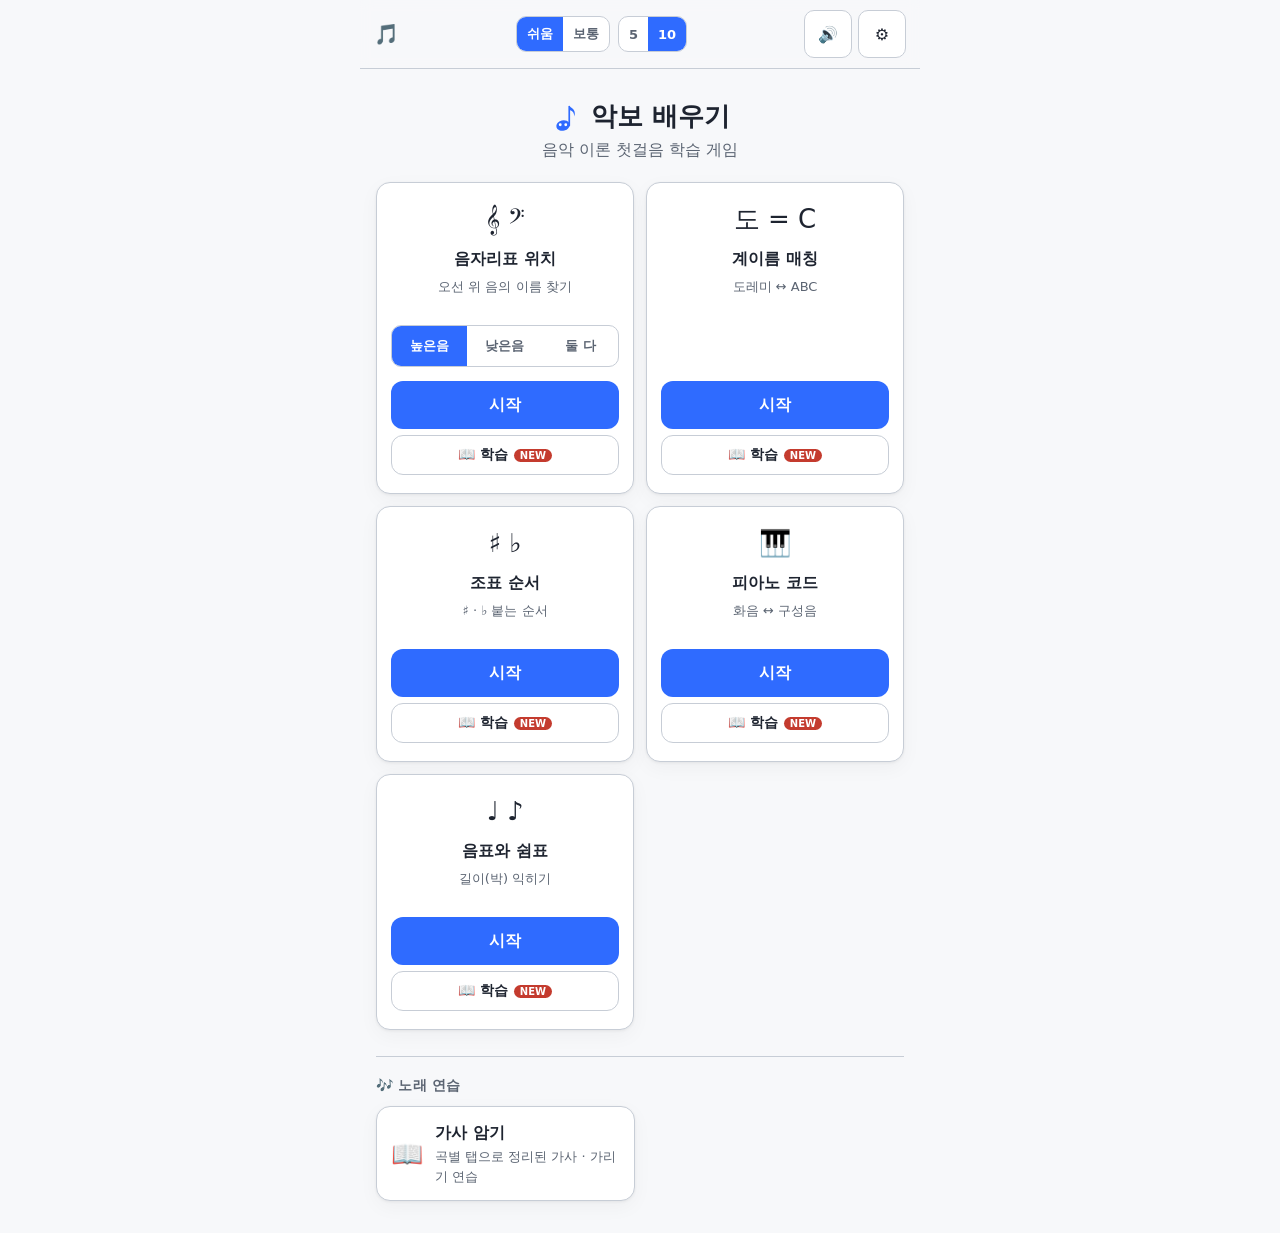
<file: index.html>
<!doctype html>
<html lang="ko">
  <head>
    <meta charset="utf-8" />
    <meta name="viewport" content="width=device-width, initial-scale=1, viewport-fit=cover" />
    <meta name="color-scheme" content="light dark" />
    <meta name="description" content="음자리표 · 계이름 · 조표 · 코드 · 박자를 배우는 간단한 음악 이론 학습 게임" />
    <title>악보 배우기 · Music Theory Trainer</title>
    <!-- 파비콘: 마스코트 '싱가' 얼굴 (16px 판독용 — 볼터치 없음, 기둥 두껍게) -->
    <link
      rel="icon"
      href="data:image/svg+xml,%3Csvg xmlns='http://www.w3.org/2000/svg' viewBox='0 0 64 64'%3E%3Cpath d='M38.5 47 L38.5 9' stroke='%232f6bff' stroke-width='5' stroke-linecap='round' fill='none'/%3E%3Cpath d='M38.5 9 C 47.5 12.5, 52 20, 48.5 29 C 48.5 21.5, 44.5 16.5, 38.5 16.5 Z' fill='%232f6bff'/%3E%3Cellipse cx='26' cy='47' rx='13.5' ry='10.5' fill='%232f6bff' transform='rotate(-14 26 47)'/%3E%3Ccircle cx='20.5' cy='45.5' r='3' fill='%23fff'/%3E%3Ccircle cx='31.5' cy='45.5' r='3' fill='%23fff'/%3E%3C/svg%3E"
    />
    <!-- PWA: 홈 화면 설치 (안드로이드 manifest / iOS apple-touch) -->
    <link rel="manifest" href="manifest.webmanifest" />
    <meta name="theme-color" content="#f7f8fa" media="(prefers-color-scheme: light)" />
    <meta name="theme-color" content="#12151c" media="(prefers-color-scheme: dark)" />
    <link rel="apple-touch-icon" href="icons/apple-touch-icon.png" />
    <meta name="mobile-web-app-capable" content="yes" />
    <meta name="apple-mobile-web-app-capable" content="yes" />
    <meta name="apple-mobile-web-app-status-bar-style" content="default" />
    <meta name="apple-mobile-web-app-title" content="악보 배우기" />
    <link rel="stylesheet" href="styles.css" />
  </head>
  <body>
    <div id="app"></div>
    <noscript>이 게임은 JavaScript가 필요합니다. 브라우저에서 JavaScript를 켜 주세요.</noscript>
    <script type="module" src="src/main.js"></script>
  </body>
</html>
</file>
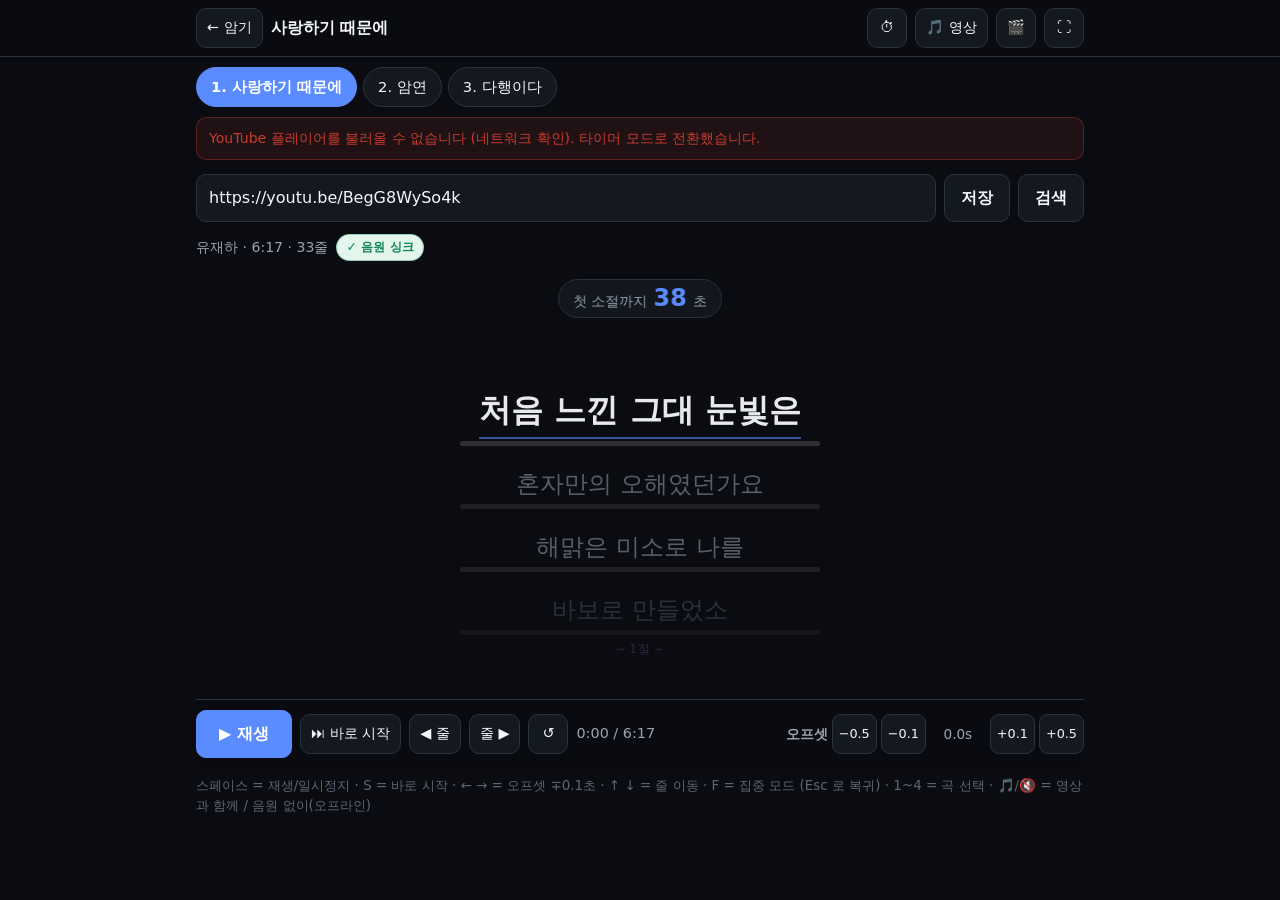
<file: karaoke/prompter.html>
<!doctype html>
<html lang="ko">
  <head>
    <meta charset="utf-8" />
    <meta name="viewport" content="width=device-width, initial-scale=1, viewport-fit=cover" />
    <meta name="color-scheme" content="dark" />
    <meta name="description" content="실제 곡 시간에 맞춰 흐르는 가사 프롬프터" />
    <title>가사 프롬프터 · 노래 연습</title>
    <link
      rel="icon"
      href="data:image/svg+xml,%3Csvg xmlns='http://www.w3.org/2000/svg' viewBox='0 0 100 100'%3E%3Ctext y='.9em' font-size='88'%3E%F0%9F%8E%A4%3C/text%3E%3C/svg%3E"
    />
    <link rel="stylesheet" href="karaoke.css?v=17" />
    <!-- 하위 모듈까지 버전을 묶는다: 진입 JS 만 ?v= 를 붙이면 import 하는 songs.js·store.js 는
         옛 캐시가 섞여 깨질 수 있다(새 prompter.js + 옛 store.js). 배포 때 v 를 함께 올린다. -->
    <script type="importmap">
      {
        "imports": {
          "./songs.js": "./songs.js?v=17",
          "./timeline.js": "./timeline.js?v=17",
          "./store.js": "./store.js?v=17",
          "./clock.js": "./clock.js?v=17"
        }
      }
    </script>
  </head>
  <body class="prompter">
    <header class="appbar">
      <a class="iconbtn" href="study.html" title="암기 화면으로">← 암기</a>
      <h1 id="title">가사 프롬프터</h1>
      <a class="iconbtn" id="sync-link" href="sync.html" title="타임라인 보정">⏱</a>
      <button class="iconbtn" id="audio-mode" aria-pressed="false">🎵 영상</button>
      <button class="iconbtn" id="player-toggle" aria-label="플레이어 접기">🎬</button>
      <button class="iconbtn" id="fs" aria-label="집중 모드" title="집중 모드 (가사만 크게)" aria-pressed="false">
        ⛶
      </button>
    </header>

    <!-- 집중 모드에서 상단이 전부 숨으므로 복귀 버튼은 따로 띄운다 -->
    <button class="focus-exit" id="focus-exit" aria-label="집중 모드 나가기">✕ 나가기</button>

    <nav class="songtabs" id="songtabs" role="tablist" aria-label="곡 선택"></nav>

    <main class="wrap">
      <p class="notice" id="notice" role="status" aria-live="polite"></p>

      <div class="urlrow" id="urlrow">
        <input
          id="url"
          type="url"
          inputmode="url"
          placeholder="YouTube 주소를 붙여넣으면 실제 음원에 맞춰 흐릅니다"
          aria-label="YouTube 주소"
        />
        <button class="btn" id="url-save">저장</button>
        <button class="btn" id="url-search" title="YouTube에서 이 곡 검색">검색</button>
      </div>

      <div class="player-wrap hidden" id="player-wrap"><div id="player"></div></div>

      <div class="meta" id="meta"></div>

      <!-- 카운트인은 stage 밖에 둔다 — stage 의 페이드 마스크에 같이 걸리면 배지가 흐려진다 -->
      <section class="stage-wrap">
        <div class="stage" aria-label="가사"><div class="rail" id="rail"></div></div>
        <div class="countin" id="countin">
          <span>첫 소절까지</span><b id="countin-num">0</b><span>초</span>
        </div>
      </section>

      <div class="controls">
        <button class="btn primary" id="play" style="min-width: 96px">▶ 재생</button>
        <button class="iconbtn" id="skip-intro" aria-label="첫 소절부터 바로 시작" title="인트로를 건너뛰고 첫 소절부터">
          ⏭ 바로 시작
        </button>
        <button class="iconbtn" id="prev-line" aria-label="이전 줄">◀ 줄</button>
        <button class="iconbtn" id="next-line" aria-label="다음 줄">줄 ▶</button>
        <button class="iconbtn" id="restart" aria-label="처음으로">↺</button>
        <span class="clock" id="clock">0:00 / 0:00</span>
        <span class="offset">
          <span class="ctrl-label">오프셋</span>
          <button id="off-m5" aria-label="0.5초 앞으로">−0.5</button>
          <button id="off-m1" aria-label="0.1초 앞으로">−0.1</button>
          <output id="off-val">0.0s</output>
          <button id="off-p1" aria-label="0.1초 뒤로">+0.1</button>
          <button id="off-p5" aria-label="0.5초 뒤로">+0.5</button>
        </span>
      </div>

      <p class="hint">
        스페이스 = 재생/일시정지 · S = 바로 시작 · ← → = 오프셋 ∓0.1초 · ↑ ↓ = 줄 이동 ·
        F = 집중 모드 (Esc 로 복귀) · 1~4 = 곡 선택 ·
        🎵/🔇 = 영상과 함께 / 음원 없이(오프라인)
      </p>
    </main>

    <noscript>이 페이지는 JavaScript가 필요합니다.</noscript>
    <script>
      // 오프라인 캐시 — 메인 메뉴를 거치지 않고 이 페이지를 바로 열어도 등록돼야 한다
      if ('serviceWorker' in navigator)
        addEventListener('load', () => navigator.serviceWorker.register('../sw.js', { scope: '../' }).catch(() => {}));
    </script>
    <script type="module" src="prompter.js?v=17"></script>
  </body>
</html>
</file>
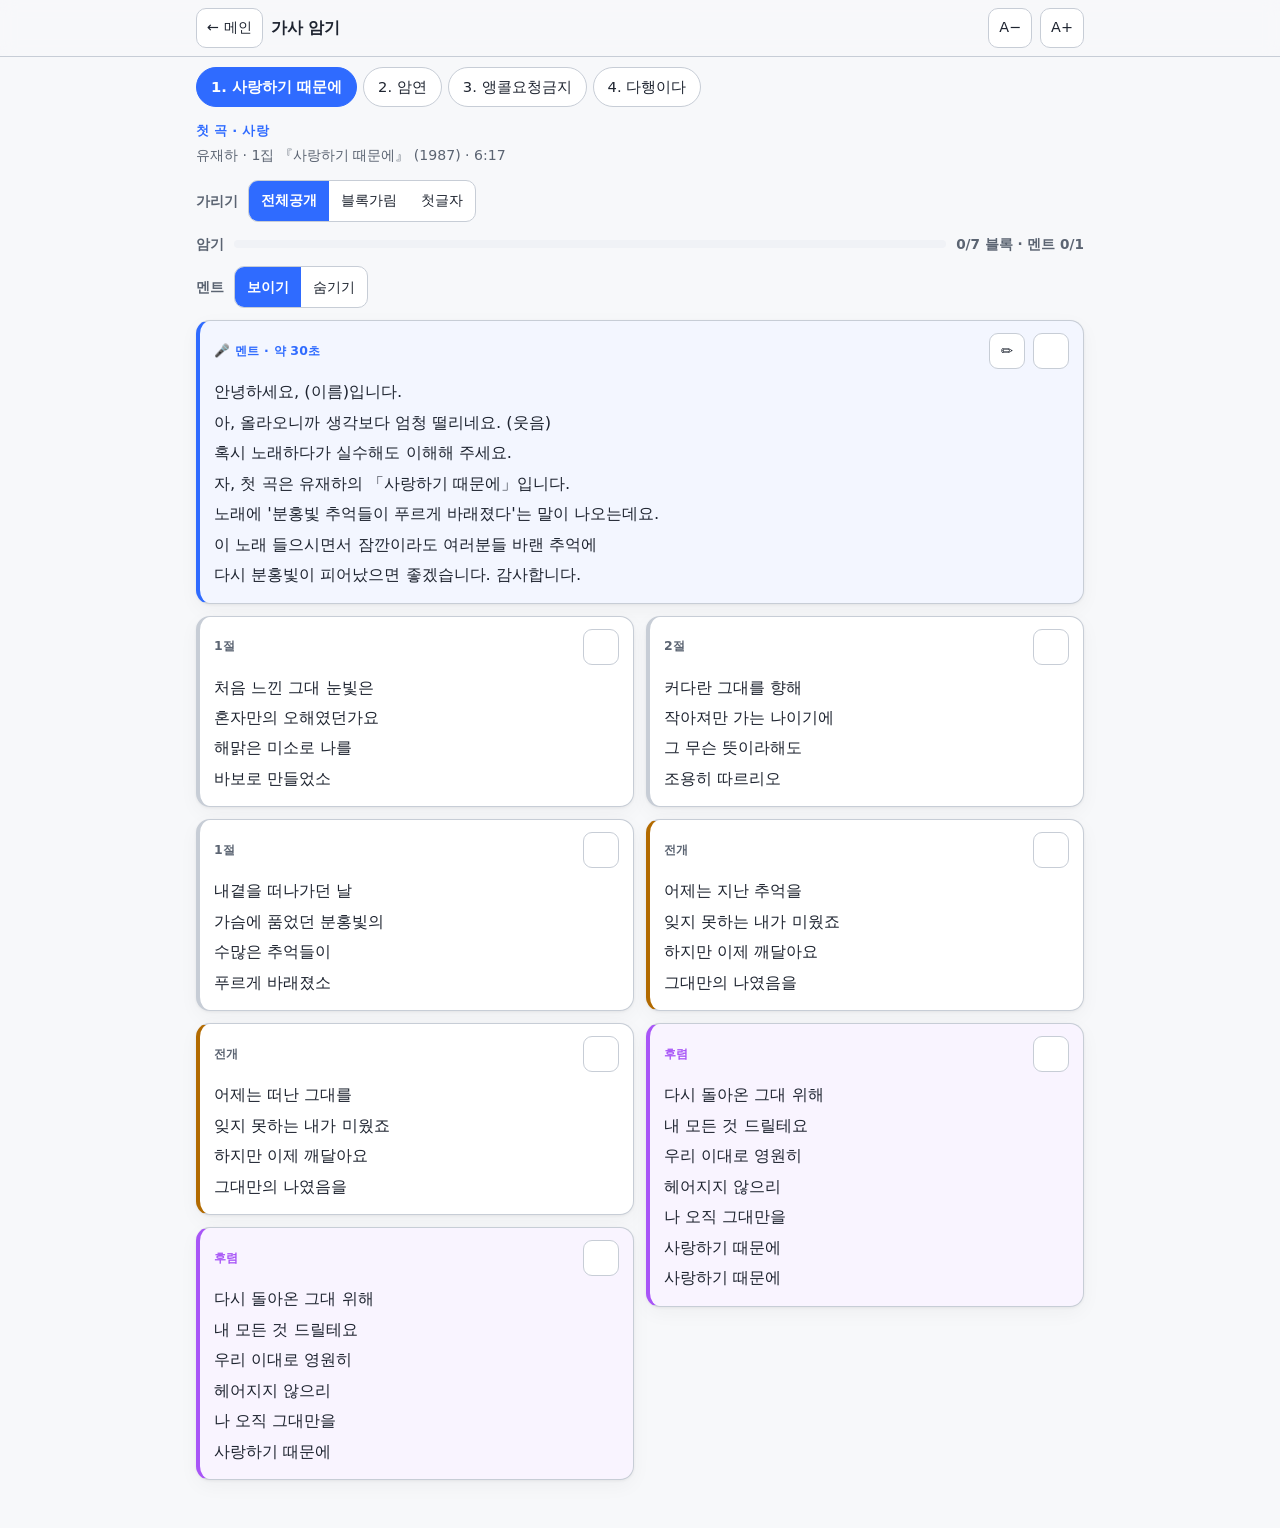
<file: karaoke/study.html>
<!doctype html>
<html lang="ko">
  <head>
    <meta charset="utf-8" />
    <meta name="viewport" content="width=device-width, initial-scale=1, viewport-fit=cover" />
    <meta name="color-scheme" content="light dark" />
    <meta name="description" content="곡별 탭으로 정리된 가사 · 가리기 연습으로 외우기" />
    <title>가사 암기 · 노래 연습</title>
    <link
      rel="icon"
      href="data:image/svg+xml,%3Csvg xmlns='http://www.w3.org/2000/svg' viewBox='0 0 100 100'%3E%3Ctext y='.9em' font-size='88'%3E%F0%9F%93%96%3C/text%3E%3C/svg%3E"
    />
    <link rel="stylesheet" href="karaoke.css?v=17" />
    <!-- 하위 모듈까지 버전을 묶는다: 진입 JS 만 ?v= 를 붙이면 import 하는 songs.js·store.js 는
         옛 캐시가 섞여 깨질 수 있다(새 prompter.js + 옛 store.js). 배포 때 v 를 함께 올린다. -->
    <script type="importmap">
      {
        "imports": {
          "./songs.js": "./songs.js?v=17",
          "./timeline.js": "./timeline.js?v=17",
          "./store.js": "./store.js?v=17",
          "./clock.js": "./clock.js?v=17"
        }
      }
    </script>
  </head>
  <body class="study">
    <header class="appbar">
      <a class="iconbtn" href="../index.html" title="메인으로">← 메인</a>
      <h1>가사 암기</h1>
      <button class="iconbtn" id="font-down" aria-label="글자 작게">A−</button>
      <button class="iconbtn" id="font-up" aria-label="글자 크게">A+</button>
    </header>

    <nav class="songtabs" id="songtabs" role="tablist" aria-label="곡 선택"></nav>

    <main class="wrap">
      <div id="view"></div>
    </main>

    <noscript>이 페이지는 JavaScript가 필요합니다.</noscript>
    <script>
      // 오프라인 캐시 — 메인 메뉴를 거치지 않고 이 페이지를 바로 열어도 등록돼야 한다
      if ('serviceWorker' in navigator)
        addEventListener('load', () => navigator.serviceWorker.register('../sw.js', { scope: '../' }).catch(() => {}));
    </script>
    <script type="module" src="study.js?v=17"></script>
  </body>
</html>
</file>
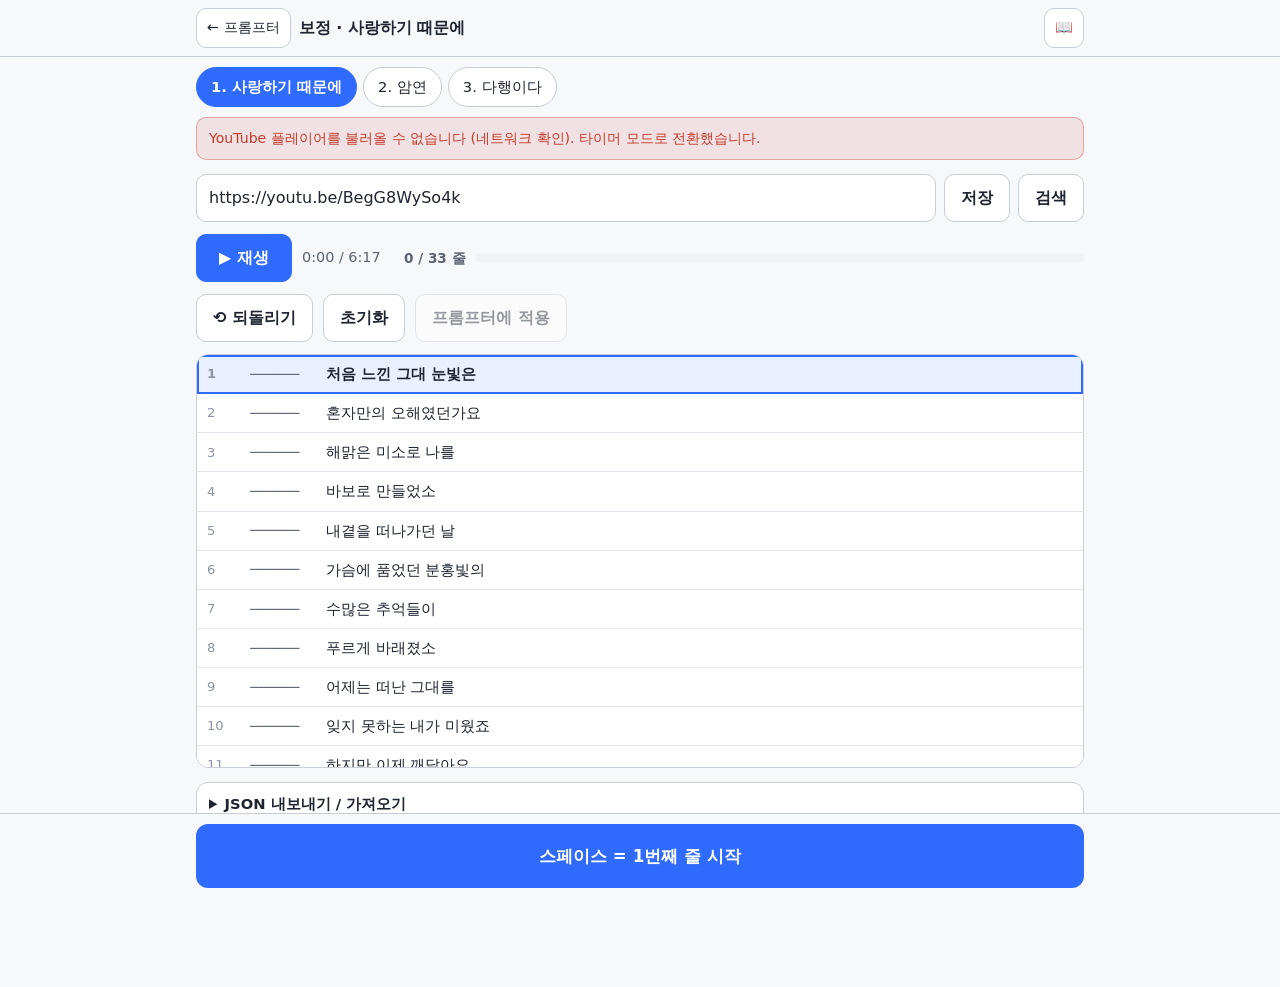
<file: karaoke/sync.html>
<!doctype html>
<html lang="ko">
  <head>
    <meta charset="utf-8" />
    <meta name="viewport" content="width=device-width, initial-scale=1, viewport-fit=cover" />
    <meta name="color-scheme" content="light dark" />
    <meta name="description" content="노래를 들으며 줄마다 탭해 정확한 타임라인을 만듭니다" />
    <title>타임라인 보정 · 노래 연습</title>
    <link
      rel="icon"
      href="data:image/svg+xml,%3Csvg xmlns='http://www.w3.org/2000/svg' viewBox='0 0 100 100'%3E%3Ctext y='.9em' font-size='88'%3E%E2%8F%B1%3C/text%3E%3C/svg%3E"
    />
    <link rel="stylesheet" href="karaoke.css?v=17" />
    <!-- 하위 모듈까지 버전을 묶는다: 진입 JS 만 ?v= 를 붙이면 import 하는 songs.js·store.js 는
         옛 캐시가 섞여 깨질 수 있다(새 prompter.js + 옛 store.js). 배포 때 v 를 함께 올린다. -->
    <script type="importmap">
      {
        "imports": {
          "./songs.js": "./songs.js?v=17",
          "./timeline.js": "./timeline.js?v=17",
          "./store.js": "./store.js?v=17",
          "./clock.js": "./clock.js?v=17"
        }
      }
    </script>
  </head>
  <body class="sync">
    <header class="appbar">
      <a class="iconbtn" id="back" href="prompter.html" title="프롬프터로">← 프롬프터</a>
      <h1 id="title">타임라인 보정</h1>
      <a class="iconbtn" href="study.html" title="암기 화면으로">📖</a>
    </header>

    <nav class="songtabs" id="songtabs" role="tablist" aria-label="곡 선택"></nav>

    <main class="wrap">
      <p class="notice" id="notice" role="status" aria-live="polite"></p>

      <div class="urlrow">
        <input
          id="url"
          type="url"
          inputmode="url"
          placeholder="YouTube 주소 (없으면 타이머로 보정)"
          aria-label="YouTube 주소"
        />
        <button class="btn" id="url-save">저장</button>
        <button class="btn" id="url-search">검색</button>
      </div>

      <div class="player-wrap hidden" id="player-wrap"><div id="player"></div></div>

      <div class="ctrl-row">
        <button class="btn primary" id="play" style="min-width: 96px">▶ 재생</button>
        <span class="clock" id="clock">0:00 / 0:00</span>
        <span class="ctrl-label" id="count">0 / 0 줄</span>
        <div class="progress"><i id="prog"></i></div>
      </div>

      <div class="ctrl-row">
        <button class="btn" id="undo">⟲ 되돌리기</button>
        <button class="btn" id="reset">초기화</button>
        <button class="btn" id="apply" disabled>프롬프터에 적용</button>
      </div>

      <ol class="taplist" id="taplist"></ol>

      <details class="io-box">
        <summary>JSON 내보내기 / 가져오기</summary>
        <p class="hint">
          보정한 타임라인을 다른 기기로 옮기거나 <code>songs.js</code> 에 영구 반영할 때 씁니다.
        </p>
        <textarea class="io" id="io" spellcheck="false" aria-label="타임라인 JSON"></textarea>
        <div class="row-end">
          <button class="btn" id="export">내보내기</button>
          <button class="btn" id="download">파일로 저장</button>
          <button class="btn" id="import">가져오기</button>
        </div>
      </details>

      <p class="hint">
        스페이스 = 이 줄 시작 기록 · Backspace = 되돌리기 · ↑ ↓ = 커서 이동 · 줄을 누르면 그 지점부터
        다시 기록합니다. 매 탭마다 자동 저장됩니다.
      </p>
    </main>

    <div class="tapbar">
      <button class="tapbtn" id="tap">스페이스 = 이 줄 시작</button>
    </div>

    <noscript>이 페이지는 JavaScript가 필요합니다.</noscript>
    <script>
      // 오프라인 캐시 — 메인 메뉴를 거치지 않고 이 페이지를 바로 열어도 등록돼야 한다
      if ('serviceWorker' in navigator)
        addEventListener('load', () => navigator.serviceWorker.register('../sw.js', { scope: '../' }).catch(() => {}));
    </script>
    <script type="module" src="sync.js?v=17"></script>
  </body>
</html>
</file>
<file: styles.css>
/* styles.css — 악보 배우기. 무빌드 바닐라. 컬러 토큰(§7.1) + 반응형 + 접근성. */

:root {
  --bg: #f7f8fa;
  --surface: #ffffff;
  --ink: #1e2430;
  --ink-soft: #5b6472;
  --line: #c7cdd6;
  --brand: #2f6bff;
  --brand-050: #e9f0ff;
  --ok: #12855a;
  --ok-050: #e3f5ec;
  --bad: #c43b2e;
  --bad-050: #fbeae7;
  --hint: #b26a00;
  --mascot-body: var(--brand); /* 싱가 몸통 — 브랜드 토큰 추종(다크 자동 대응) */
  --mascot-ink: #fff; /* 눈·입 — 파란 몸통 위 흰색(양 테마 공용) */
  --mascot-cheek: #ff9db1;
  --radius: 14px;
  --shadow: 0 1px 3px rgba(0, 0, 0, 0.06), 0 6px 20px rgba(0, 0, 0, 0.04);
  --tap: 48px;
}
@media (prefers-color-scheme: dark) {
  :root {
    --bg: #12151c;
    --surface: #1a1f29;
    --ink: #edeff3;
    --ink-soft: #a2aab8;
    --line: #39414f;
    --brand: #5b8cff;
    --brand-050: #1e2a44;
    --ok: #3fbe86;
    --ok-050: #12352a;
    --bad: #f0796b;
    --bad-050: #3a1f1c;
    --hint: #e0a64a;
    --mascot-cheek: #f08fa2; /* 다크: 채도 낮춰 형광 뜸 방지 */
    --shadow: 0 1px 3px rgba(0, 0, 0, 0.3), 0 6px 20px rgba(0, 0, 0, 0.25);
  }
}

* {
  box-sizing: border-box;
}
html,
body {
  margin: 0;
  padding: 0;
}
body {
  background: var(--bg);
  color: var(--ink);
  font-family: system-ui, -apple-system, "Segoe UI", "Apple SD Gothic Neo", "Malgun Gothic", sans-serif;
  line-height: 1.5;
  -webkit-text-size-adjust: 100%;
  text-size-adjust: 100%;
}
#app {
  max-width: 560px;
  margin: 0 auto;
  min-height: 100dvh;
  display: flex;
  flex-direction: column;
}
button {
  font-family: inherit;
  cursor: pointer;
  touch-action: manipulation;
}
:focus-visible {
  outline: 2px solid var(--brand);
  outline-offset: 2px;
  border-radius: 6px;
}

/* ── 앱바 ─────────────────────────────── */
.appbar {
  display: flex;
  align-items: center;
  gap: 8px;
  padding: 10px 14px;
  border-bottom: 1px solid var(--line);
  position: sticky;
  top: 0;
  background: color-mix(in srgb, var(--bg) 88%, transparent);
  -webkit-backdrop-filter: blur(6px);
  backdrop-filter: blur(6px);
  z-index: 5;
}
.appbar-right {
  display: flex;
  gap: 6px;
  margin-left: auto;
}
.appbar-brand {
  font-size: 20px;
}
.iconbtn {
  min-height: var(--tap);
  min-width: var(--tap);
  padding: 0 10px;
  border: 1px solid var(--line);
  background: var(--surface);
  color: var(--ink);
  border-radius: 10px;
  font-size: 16px;
  display: inline-flex;
  align-items: center;
  justify-content: center;
}
.iconbtn.lang {
  font-weight: 700;
  font-size: 13px;
  letter-spacing: 0.02em;
}
.iconbtn.back {
  font-size: 14px;
  font-weight: 600;
}
.iconbtn:hover {
  border-color: var(--brand);
}

.progress {
  display: flex;
  align-items: center;
  gap: 8px;
  color: var(--ink-soft);
  font-variant-numeric: tabular-nums;
  font-size: 14px;
}
.dots {
  display: flex;
  gap: 5px;
}
.dot {
  width: 9px;
  height: 9px;
  border-radius: 50%;
  background: var(--line);
}
.dot.on {
  background: var(--brand);
}

/* ── 공통 버튼 ─────────────────────────── */
.btn {
  min-height: var(--tap);
  padding: 12px 20px;
  border-radius: 12px;
  border: 1px solid transparent;
  font-size: 16px;
  font-weight: 700;
}
.btn.primary {
  background: var(--brand);
  color: #fff;
}
.btn.primary:hover {
  filter: brightness(1.05);
}
.btn.ghost {
  background: var(--surface);
  color: var(--ink);
  border-color: var(--line);
}
.btn.listen {
  font-weight: 600;
  font-size: 14px;
  padding: 8px 16px;
  min-height: 40px;
}

/* ── 세그먼트 컨트롤 ───────────────────── */
.seg {
  display: inline-flex;
  border: 1px solid var(--line);
  border-radius: 10px;
  overflow: hidden;
  background: var(--surface);
}
.seg-btn {
  min-height: 40px;
  padding: 6px 16px;
  border: 0;
  background: transparent;
  color: var(--ink-soft);
  font-size: 14px;
  font-weight: 600;
}
.seg-btn.active {
  background: var(--brand);
  color: #fff;
}

/* ── 홈 ───────────────────────────────── */
.menu,
.stage,
.result,
.settings {
  padding: 20px 16px 32px;
  flex: 1;
}
.title {
  text-align: center;
  font-size: 26px;
  margin: 8px 0 2px;
}
.subtitle {
  text-align: center;
  color: var(--ink-soft);
  margin: 0 0 20px;
}
.mode-grid {
  display: grid;
  grid-template-columns: 1fr 1fr;
  gap: 12px;
}
.mode-card {
  position: relative; /* 최고 별점 배지(card-best) 기준 */
  background: var(--surface);
  border: 1px solid var(--line);
  border-radius: var(--radius);
  box-shadow: var(--shadow);
  padding: 18px 14px;
  display: flex;
  flex-direction: column;
  align-items: center;
  gap: 6px;
  text-align: center;
}
.mode-icon {
  font-size: 26px;
  line-height: 1.4;
  min-height: 38px;
}
.mode-name {
  font-size: 16px;
  margin: 2px 0 0;
}
.mode-desc {
  font-size: 13px;
  color: var(--ink-soft);
  margin: 0 0 8px;
  min-height: 34px;
}
.mode-card .btn {
  width: 100%;
}
/* 시작 버튼을 카드 하단 기준으로 정렬 — 옵션(음자리표) 유무와 무관하게 같은 줄 카드끼리 줄 맞춤 */
.mode-card .btn.primary {
  margin-top: auto;
}
/* 플레이 옵션(난이도·문항수) — 홈 앱바 중앙 컴팩트 배치 */
.appbar-opts {
  flex: 1;
  display: flex;
  gap: 8px;
  justify-content: center;
  align-items: center;
  flex-wrap: wrap;
}
.appbar-opts .seg-btn {
  min-height: 34px;
  padding: 4px 10px;
  font-size: 13px;
}
/* 모드 카드 내 옵션(모드 A 음자리표) — 카드 폭에 맞춰 3버튼 균등 분할 */
.card-opt {
  width: 100%;
  margin-bottom: 8px;
}
.card-opt .seg {
  width: 100%;
  display: flex;
}
.card-opt .seg-btn {
  flex: 1;
  padding: 6px 4px;
  font-size: 13px;
}

/* ── 게임 스테이지 ─────────────────────── */
.stage {
  display: flex;
  flex-direction: column;
  align-items: center;
  gap: 14px;
}
.prompt {
  font-size: 19px;
  font-weight: 700;
  text-align: center;
  margin: 4px 0 0;
}
.stage-visual {
  width: 100%;
  display: flex;
  justify-content: center;
  align-items: center;
  min-height: 120px;
}
svg.staff {
  width: 100%;
  height: auto;
  max-width: 420px;
  background: var(--surface);
  border: 1px solid var(--line);
  border-radius: var(--radius);
  padding: 6px;
}
.clef-glyph {
  font-family: "Bravura", "Noto Music", "Segoe UI Symbol", system-ui, serif;
}

/* 모드 B: 매칭 카드 */
.match-card {
  font-size: 72px;
  font-weight: 800;
  color: var(--brand);
  background: var(--surface);
  border: 2px solid var(--line);
  border-radius: var(--radius);
  min-width: 120px;
  padding: 18px 30px;
  text-align: center;
  box-shadow: var(--shadow);
}

/* 모드 B: 오선 + 계이름 라벨 병기 */
.match-staff {
  display: flex;
  flex-direction: column;
  align-items: center;
  gap: 8px;
  width: 100%;
}
.match-sub {
  font-size: 40px;
  font-weight: 800;
  color: var(--brand);
}

/* 모드 D: 코드 카드 */
.chord-card {
  font-weight: 800;
  color: var(--brand);
  background: var(--surface);
  border: 2px solid var(--line);
  border-radius: var(--radius);
  min-width: 120px;
  padding: 16px 26px;
  text-align: center;
  box-shadow: var(--shadow);
  line-height: 1.25;
}
.chord-card.name {
  font-size: 54px;
} /* 코드 심볼(예: Cm7) */
.chord-card.notes {
  font-size: 28px;
} /* 구성음 이름(도·미·솔) */
.stage-chords .choice {
  font-size: 17px;
}
.stage-chords .choice-label {
  text-align: center;
  line-height: 1.25;
}

/* ── 모드 E: 음표와 쉼표 (리듬) ─────────── */
/* 신규 리듬 도형은 currentColor를 쓴다: 다크모드는 토큰 1곳, 하이라이트는 클래스 토글로 끝난다.
   (기존 fill="var(--ink)"는 presentation attribute라 저자 CSS로 덮어쓰기 까다롭다) */
.rhy-item {
  color: var(--ink);
}
.rhy-item.is-on {
  color: var(--brand);
}
/* 색 단독 의존 금지 — 채운 머리에 윤곽을 더해 형태로도 구분된다 */
.rhy-item.is-on .nh {
  stroke: currentColor;
  stroke-width: 2.5;
  paint-order: stroke;
}
.rhythm-box {
  display: flex;
  flex-direction: column;
  align-items: center;
  gap: 8px;
  width: 100%;
}
/* 시각 박 — 소리가 없어도 박이 흐르게 하는 채널(청각 비의존) */
.beat-pips {
  display: flex;
  gap: 8px;
  justify-content: center;
  min-height: 12px;
}
.beat-pip {
  width: 10px;
  height: 10px;
  border-radius: 50%;
  background: var(--line);
  transition:
    background 0.08s linear,
    transform 0.08s linear;
}
.beat-pip.is-on {
  background: var(--brand);
  transform: scale(1.35);
}
.beat-counter {
  font-size: 14px;
  color: var(--ink-soft);
  font-variant-numeric: tabular-nums;
}
/* '박 → 기호' 유형의 자극 카드 */
.beats-card {
  font-size: 54px;
  font-weight: 800;
  color: var(--brand);
  background: var(--surface);
  border: 2px solid var(--line);
  border-radius: var(--radius);
  padding: 12px 26px;
  box-shadow: var(--shadow);
}
/* 보기 버튼이 그림일 때 — 세로 예산 확보를 위해 높이를 고정하고 오선 장식을 벗긴다 */
.stage-rhythm .choice {
  padding: 6px;
}
.choice-label svg.staff.compact {
  height: 84px;
  width: auto;
  max-width: 100%;
  border: 0;
  padding: 0;
  background: none;
}
/* 학습: 길이 사다리 */
.ladder {
  display: flex;
  flex-direction: column;
  gap: 6px;
  width: 100%;
}
.ladder-row {
  display: grid;
  grid-template-columns: auto 1fr auto minmax(56px, 2fr) auto;
  align-items: center;
  gap: 8px;
}
.ladder-btn {
  background: none;
  border: 0;
  padding: 0;
  display: flex;
  align-items: center;
  min-height: var(--tap);
}
.ladder-btn svg.staff.compact {
  height: 46px;
  width: auto;
  border: 0;
  padding: 0;
  background: none;
}
.ladder-name {
  font-size: 14px;
  font-weight: 700;
}
.ladder-beats {
  font-size: 14px;
  color: var(--ink-soft);
  font-variant-numeric: tabular-nums;
}
.ladder-track {
  height: 8px;
  border-radius: 4px;
  background: var(--line);
  overflow: hidden;
}
.ladder-bar {
  display: block;
  height: 100%;
  border-radius: 4px;
  background: var(--brand);
}

/* 모드 C: 조표 칩 */
.chip-row {
  display: flex;
  flex-wrap: wrap;
  gap: 8px;
  justify-content: center;
  align-items: center;
}
.chip {
  min-width: var(--tap);
  min-height: var(--tap);
  padding: 8px 12px;
  border-radius: 10px;
  border: 1px solid var(--line);
  background: var(--surface);
  font-size: 20px;
  font-weight: 700;
  display: inline-flex;
  align-items: center;
  justify-content: center;
}
.chip-q {
  border-style: dashed;
  border-color: var(--brand);
  color: var(--brand);
}
.sign-badge {
  font-size: 56px;
  font-weight: 800;
  color: var(--brand);
}

/* 보기 그리드 */
.choices {
  display: grid;
  grid-template-columns: 1fr 1fr;
  gap: 10px;
  width: 100%;
  max-width: 420px;
}
.choice {
  min-height: 60px;
  border: 1px solid var(--line);
  background: var(--surface);
  color: var(--ink);
  border-radius: 12px;
  font-size: 20px;
  font-weight: 700;
  display: flex;
  align-items: center;
  justify-content: center;
  gap: 8px;
  box-shadow: var(--shadow);
}
.choice:hover:not(:disabled) {
  border-color: var(--brand);
}
.choice:disabled {
  cursor: default;
}
.choice-num {
  font-size: 12px;
  color: var(--ink-soft);
  border: 1px solid var(--line);
  border-radius: 6px;
  padding: 1px 6px;
  font-weight: 600;
}
.choice.correct {
  background: var(--ok-050);
  border-color: var(--ok);
  color: var(--ok);
}
.choice.correct::after {
  content: "✓";
  margin-left: 4px;
}
.choice.wrong {
  background: var(--bad-050);
  border-color: var(--bad);
  color: var(--bad);
}
.choice.wrong::after {
  content: "✗";
  margin-left: 4px;
}

.feedback {
  min-height: 26px;
  font-weight: 700;
  text-align: center;
}
/* 캐릭터 ON일 때만 싱가 크기만큼 높이 예약 — 답변 순간 레이아웃 점프(CLS) 방지 */
.feedback--mascot {
  min-height: 52px;
  display: flex;
  align-items: center;
  justify-content: center;
  gap: 8px;
}
.feedback.ok {
  color: var(--ok);
}
.feedback.bad {
  color: var(--bad);
}

.hint {
  width: 100%;
  max-width: 420px;
  border: 1px solid var(--line);
  border-radius: 10px;
  background: var(--surface);
  padding: 4px 12px;
}
.hint summary {
  cursor: pointer;
  color: var(--hint);
  font-weight: 600;
  padding: 8px 0;
  list-style: none;
}
.hint summary::-webkit-details-marker {
  display: none;
}
.hint-body {
  color: var(--ink-soft);
  font-size: 14px;
  padding-bottom: 10px;
}

/* ── 결과 ─────────────────────────────── */
.result {
  text-align: center;
  display: flex;
  flex-direction: column;
  align-items: center;
  gap: 10px;
}
.result-emoji {
  font-size: 46px;
}
.result-score {
  font-size: 34px;
  margin: 0;
}
.stars {
  font-size: 30px;
  color: var(--hint);
  letter-spacing: 4px;
}
.accbar {
  width: 100%;
  max-width: 320px;
  height: 12px;
  background: var(--line);
  border-radius: 999px;
  overflow: hidden;
}
.accbar-fill {
  height: 100%;
  background: var(--brand);
  border-radius: 999px;
  transition: width 0.5s ease;
}
.acc-text {
  color: var(--ink-soft);
  font-size: 14px;
  margin: 2px 0;
}
.all-correct {
  color: var(--ok);
  font-weight: 700;
}
.review-title {
  font-size: 16px;
  margin: 12px 0 4px;
}
.review {
  display: flex;
  flex-wrap: wrap;
  gap: 10px;
  justify-content: center;
  width: 100%;
}
.review-item {
  background: var(--surface);
  border: 1px solid var(--line);
  border-radius: 10px;
  padding: 8px;
  width: 150px;
}
.review-item svg.staff {
  border: 0;
  padding: 0;
}
.review-item.text {
  width: auto;
  padding: 10px 16px;
}
.review-item.wide {
  width: 100%;
  max-width: 340px;
} /* 마디처럼 가로로 긴 복기 그림용 */
.review-cap {
  font-size: 14px;
  font-weight: 700;
  margin-top: 4px;
}
.result-btns {
  display: flex;
  gap: 10px;
  margin-top: 16px;
  flex-wrap: wrap;
  justify-content: center;
}

/* ── 설정 ─────────────────────────────── */
.settings {
  display: flex;
  flex-direction: column;
  gap: 8px;
}
.set-row {
  display: flex;
  align-items: center;
  gap: 12px;
  padding: 12px 4px;
  border-bottom: 1px solid var(--line);
  min-height: var(--tap);
}
.set-label {
  min-width: 80px;
  font-weight: 600;
}
.vol-slider {
  flex: 1;
  accent-color: var(--brand);
  min-height: var(--tap);
}
.vol-val {
  min-width: 44px;
  text-align: right;
  color: var(--ink-soft);
  font-variant-numeric: tabular-nums;
}
.set-foot {
  color: var(--ink-soft);
  font-size: 13px;
  margin-top: 12px;
}

/* ── 학습 페이지 ──────────────────────── */
.learn {
  padding: 16px 16px 24px;
  flex: 1;
  display: flex;
  flex-direction: column;
  gap: 14px;
}
.learn-title {
  font-size: 20px;
  text-align: center;
  margin: 2px 0 0;
}
.learn-sec {
  display: flex;
  flex-direction: column;
  align-items: center;
  gap: 10px;
}
.learn-staff {
  width: 100%;
  display: flex;
  justify-content: center;
}
.learn-note-label {
  min-height: 26px;
  font-size: 18px;
  font-weight: 700;
  text-align: center;
  margin: 0;
}
.learn-card {
  background: var(--surface);
  border: 1px solid var(--line);
  border-radius: var(--radius);
  box-shadow: var(--shadow);
  padding: 12px 16px;
  width: 100%;
}
.learn-card p {
  margin: 4px 0;
  font-size: 14px;
  color: var(--ink-soft);
}
.learn-card-title {
  font-weight: 700;
  font-size: 14px;
  margin-bottom: 4px;
}
.learn-cards {
  display: flex;
  flex-wrap: wrap;
  gap: 8px;
  justify-content: center;
}
.learn-note-card {
  min-width: var(--tap);
  min-height: var(--tap);
  border-radius: 10px;
  border: 1px solid var(--line);
  background: var(--surface);
  display: flex;
  flex-direction: column;
  align-items: center;
  padding: 8px 10px;
  gap: 2px;
}
.learn-note-card:hover {
  border-color: var(--brand);
}
.lc-solfege {
  font-size: 18px;
  font-weight: 800;
  color: var(--brand);
}
.lc-letter {
  font-size: 12px;
  color: var(--ink-soft);
}
.learn-row {
  display: flex;
  gap: 8px;
  flex-wrap: wrap;
  justify-content: center;
  align-items: center;
  width: 100%;
}
.learn-seg-row {
  display: flex;
  align-items: center;
  gap: 10px;
  flex-wrap: wrap;
  justify-content: center;
}
.learn-seg-label {
  font-size: 13px;
  color: var(--ink-soft);
  font-weight: 600;
}
.learn-seg-row .seg {
  flex-wrap: wrap;
}
.learn-seg-row .seg-btn {
  padding: 6px 10px;
}
@media (max-width: 380px) {
  .learn-seg-row .seg-btn {
    padding: 6px 7px;
    font-size: 12px;
  }
}
.learn-cta {
  position: sticky;
  bottom: 0;
  margin-top: auto;
  padding: 10px 0 4px;
  display: flex;
  justify-content: center;
  background: linear-gradient(transparent, var(--bg) 40%);
}
.learn-cta .btn {
  width: 100%;
  max-width: 420px;
}
.chip.dim {
  opacity: 0.35;
}
.chip.active {
  border-color: var(--brand);
  color: var(--brand);
  background: var(--brand-050);
}
.stepper {
  display: flex;
  align-items: center;
  gap: 14px;
}
.stepper .count {
  font-size: 22px;
  font-weight: 800;
  min-width: 28px;
  text-align: center;
  font-variant-numeric: tabular-nums;
}
.stack-row {
  display: flex;
  justify-content: space-between;
  padding: 4px 0;
  border-bottom: 1px dashed var(--line);
  font-size: 15px;
}
.stack-role {
  color: var(--ink-soft);
  font-weight: 600;
}
.stack-note {
  font-weight: 700;
}
.stack-hint {
  font-size: 13px;
}
.learn-baug {
  color: var(--hint);
  font-size: 13px;
  min-height: 18px;
  margin: 0;
  text-align: center;
}
/* 전체 코드 모아보기 그리드 */
.chord-grid-row {
  display: flex;
  align-items: center;
  gap: 6px;
  flex-wrap: wrap;
  margin: 6px 0;
}
.chord-grid-row .learn-seg-label {
  min-width: 42px;
}
.chip.chord-chip {
  min-width: 44px;
  min-height: 40px;
  padding: 4px 8px;
  font-size: 14px;
}
/* 홈 카드 학습 버튼 + NEW 배지, 결과 화면 넛지 */
.learn-btn {
  padding: 8px 12px;
  min-height: 40px;
  font-size: 14px;
  font-weight: 600;
}
.new-badge {
  background: var(--bad);
  color: #fff;
  font-size: 10px;
  font-weight: 800;
  padding: 1px 6px;
  border-radius: 999px;
  margin-left: 6px;
}
.nudge {
  color: var(--hint);
  font-weight: 700;
  margin: 6px 0 0;
}

/* ── 마스코트 '싱가' (docs/05-character-direction.md) ── */
.mascot {
  display: inline-block;
  vertical-align: middle;
  flex: 0 0 auto;
}
/* SVG 내부 CSS transform 기준 — 미지정 시 뷰포트 기준이라 파츠가 날아감(§6.2 함정).
   눈(blink 대상)에만 한정 — 전체 적용 시 notehead의 rotate(-14 26 47) 속성 변환 기준이 틀어질 수 있음 */
.mascot .mascot-eye {
  transform-box: fill-box;
}
.mascot [data-face] {
  opacity: 0;
}
.mascot[data-mood="idle"] [data-face="idle"],
.mascot[data-mood="happy"] [data-face="happy"],
.mascot[data-mood="cheer"] [data-face="cheer"],
.mascot[data-mood="hmm"] [data-face="hmm"],
.mascot[data-mood="sleepy"] [data-face="sleepy"] {
  opacity: 1;
}
.mascot-cheek {
  fill: var(--mascot-cheek);
  opacity: 0.85;
}
.mascot--sm .mascot-cheek {
  display: none; /* 44px 미만: 볼터치 제거(판독 우선) */
}
@keyframes mascot-blink {
  0%,
  92%,
  100% {
    transform: scaleY(1);
  }
  96% {
    transform: scaleY(0.1);
  }
}
.mascot[data-mood="idle"] .mascot-eye {
  transform-origin: center;
  animation: mascot-blink 4s infinite;
}
/* 정답: squash & stretch 원바운스(300ms대) / 오답: 갸웃 — 슬픔 아닌 "같이 갸웃"(§2 P3) */
@keyframes mascot-hop {
  0% {
    transform: translateY(0) scale(1);
  }
  30% {
    transform: translateY(0) scale(1.12, 0.86);
  }
  60% {
    transform: translateY(-6px) scale(0.94, 1.08);
  }
  100% {
    transform: translateY(0) scale(1);
  }
}
@keyframes mascot-tilt {
  0%,
  100% {
    transform: rotate(0);
  }
  40% {
    transform: rotate(-5deg);
  }
  70% {
    transform: rotate(3deg);
  }
}
.mascot-hop {
  transform-origin: center bottom;
  animation: mascot-hop 0.32s ease;
}
.mascot-tilt {
  transform-origin: center bottom;
  animation: mascot-tilt 0.4s ease;
}
/* 홈 카드 최고 별점 배지 (sing-rewards-v1) */
.card-best {
  position: absolute;
  top: 10px;
  right: 12px;
  color: var(--hint);
  font-size: 12px;
  font-weight: 800;
  letter-spacing: 1px;
}
/* 결과 컨페티 캔버스 */
.confetti {
  position: fixed;
  inset: 0;
  pointer-events: none;
  z-index: 60;
}

/* ── 애니메이션 ───────────────────────── */
@keyframes pop {
  0% {
    transform: scale(1);
  }
  50% {
    transform: scale(1.08);
  }
  100% {
    transform: scale(1);
  }
}
@keyframes shake {
  0%,
  100% {
    transform: translateX(0);
  }
  25% {
    transform: translateX(-4px);
  }
  75% {
    transform: translateX(4px);
  }
}
.pop {
  animation: pop 0.28s ease;
}
.shake {
  animation: shake 0.3s ease;
}
@media (prefers-reduced-motion: reduce) {
  .pop,
  .shake,
  .accbar-fill,
  .mascot-hop,
  .mascot-tilt,
  .mascot[data-mood="idle"] .mascot-eye {
    animation: none;
    transition: none;
  }
  /* 박 pip은 확대 모션만 끄고 색 전환은 유지 — 그 색이 '지금 몇 번째 박'이라는 상태 피드백이다 */
  .beat-pip {
    transition: none;
  }
  .beat-pip.is-on {
    transform: none;
  }
  /* 장식 모션만 끄고 표정·색 상태 피드백은 유지 (WCAG C39 취지, docs/05 §6.4) */
}

/* ── 반응형: 가로(landscape) 2단 ───────── */
@media (orientation: landscape) and (max-height: 560px) {
  .stage {
    display: grid;
    grid-template-columns: 1fr 1fr;
    align-items: center;
    gap: 10px 20px;
  }
  .stage .prompt {
    grid-column: 1 / -1;
  }
  .stage-visual {
    grid-row: 2 / 4;
    min-height: 100px;
  }
  .stage .listen {
    grid-column: 1;
  }
  .choices {
    grid-column: 2;
  }
  .feedback,
  .hint {
    grid-column: 1 / -1;
  }
  .choice-label svg.staff.compact {
    height: 64px;
  }
}

/* ── 반응형: 앱바 축소(≤380px, 가로 overflow 방지) ── */
@media (max-width: 380px) {
  .appbar {
    gap: 4px;
    padding: 8px;
  }
  .appbar .dots {
    display: none; /* 점 숨김, "i/total" 텍스트만 유지 */
  }
  .iconbtn {
    min-width: 42px;
    padding: 0 6px;
    font-size: 15px;
  }
  .iconbtn.back {
    padding: 0 8px;
  }
  .iconbtn.lang {
    font-size: 11px;
  }
  .progress-text {
    font-size: 12px;
  }
}

/* ── 반응형: 소형 화면(≤360px) ─────────── */
@media (max-width: 360px) {
  .mode-grid {
    grid-template-columns: 1fr;
  }
  .match-card {
    font-size: 56px;
  }
  .beats-card {
    font-size: 44px;
    padding: 10px 20px;
  }
  /* 320×568에서 프롬프트~보기 4개가 스크롤 없이 들어가도록 세로 예산을 맞춘 값 */
  .choice-label svg.staff.compact {
    height: 68px;
  }
  .stage-rhythm .choice {
    padding: 4px;
  }
  .ladder-row {
    gap: 6px;
  }
  .chip {
    font-size: 17px;
    padding: 6px 8px;
  }
  .title {
    font-size: 22px;
  }
}

/* ── 노래 연습 서브앱 링크 (karaoke/) ────────────────
   홈에서 karaoke/ 로 가는 링크 카드. 게임 로직과 결합 없음(하이퍼링크뿐). */
.app-links {
  margin-top: 26px;
  padding-top: 18px;
  border-top: 1px solid var(--line);
}
.app-links-title {
  margin: 0 0 10px;
  font-size: 14px;
  font-weight: 700;
  letter-spacing: 0.02em;
  color: var(--ink-soft);
}
.app-links-grid {
  display: grid;
  gap: 10px;
}
.link-card {
  display: flex;
  align-items: center;
  gap: 12px;
  padding: 14px;
  background: var(--surface);
  border: 1px solid var(--line);
  border-radius: var(--radius);
  box-shadow: var(--shadow);
  color: inherit;
  text-decoration: none;
  min-height: var(--tap);
}
.link-card:hover,
.link-card:focus-visible {
  border-color: var(--brand);
  background: var(--brand-050);
}
.link-icon {
  font-size: 26px;
  line-height: 1;
  flex: 0 0 auto;
}
.link-body {
  display: flex;
  flex-direction: column;
  gap: 2px;
  min-width: 0;
}
.link-body strong {
  font-size: 16px;
  font-weight: 650;
}
.link-body span {
  font-size: 13px;
  color: var(--ink-soft);
}
@media (min-width: 560px) {
  .app-links-grid {
    grid-template-columns: 1fr 1fr;
  }
}
</file>
<file: karaoke/karaoke.css>
/* karaoke/karaoke.css — 가사 암기 / 프롬프터 / 싱크 공용 스타일
   설계 문서 docs/11-karaoke-design.md §6.5
   토큰 이름은 기존 styles.css 와 일부러 동일하게 맞춰 두 앱의 톤이 어긋나지 않게 한다. */

:root {
  --bg: #f7f8fa;
  --surface: #ffffff;
  --surface-2: #f0f2f6;
  --ink: #1e2430;
  --ink-soft: #5b6472;
  --ink-dim: #8b94a3;
  --line: #c7cdd6;
  --brand: #2f6bff;
  --brand-050: #e9f0ff;
  --chorus: #a855f7;
  --chorus-050: #f5ecff;
  --ok: #12855a;
  --ok-050: #e3f5ec;
  --bad: #c43b2e;
  --warn: #b26a00;
  --warn-050: #fff6e5;
  --radius: 14px;
  --shadow: 0 1px 3px rgba(0, 0, 0, 0.06), 0 6px 20px rgba(0, 0, 0, 0.04);
  --tap: 48px;
  --font-scale: 1;
  --content-max: 920px;
  --gutter: 16px;
  /* 본문(.wrap)의 안쪽 좌우 경계.
     앱바·곡 탭·탭바는 배경을 전체 폭으로 깔아야 해서 .wrap 처럼 가운데 정렬을 못 쓴다.
     대신 같은 값을 padding 으로 줘서 본문과 같은 세로선에 맞춘다. */
  --edge: calc(max(0px, (100% - var(--content-max)) / 2) + var(--gutter));
}

@media (prefers-color-scheme: dark) {
  :root {
    --bg: #12151c;
    --surface: #1a1f29;
    --surface-2: #222835;
    --ink: #edeff3;
    --ink-soft: #a2aab8;
    --ink-dim: #6f7889;
    --line: #39414f;
    --brand: #5b8cff;
    --brand-050: #1e2a44;
    --chorus: #c084fc;
    --chorus-050: #2b1f3d;
    --ok: #3fbe86;
    --ok-050: #12352a;
    --bad: #f0796b;
    --warn: #e0a64a;
    --warn-050: #3a2e18;
    --shadow: 0 1px 3px rgba(0, 0, 0, 0.3), 0 6px 20px rgba(0, 0, 0, 0.25);
  }
}

/* 프롬프터는 다크를 강제한다 — 노래방·무대 조명에서 흰 화면은 눈이 부시다 */
body.prompter {
  --bg: #0a0c11;
  --surface: #14181f;
  --surface-2: #1d222c;
  --ink: #f4f6fa;
  --ink-soft: #9aa3b2;
  --ink-dim: #5d6675;
  --line: #2c3340;
  --brand: #5b8cff;
  --brand-050: #1a2640;
  --chorus: #c084fc;
}

* {
  box-sizing: border-box;
}
html,
body {
  margin: 0;
  padding: 0;
}
body {
  background: var(--bg);
  color: var(--ink);
  font-family: system-ui, -apple-system, "Segoe UI", "Apple SD Gothic Neo", "Malgun Gothic", sans-serif;
  line-height: 1.5;
  -webkit-text-size-adjust: 100%;
  text-size-adjust: 100%;
  overflow-x: hidden;
}
button,
input,
select {
  font: inherit;
  color: inherit;
}
button {
  cursor: pointer;
}
:focus-visible {
  outline: 2px solid var(--brand);
  outline-offset: 2px;
}

/* 한국어 가사 줄바꿈 품질 */
.lyric,
.line-text {
  word-break: keep-all;
  overflow-wrap: break-word;
  text-wrap: balance;
}

/* ── 앱바 ─────────────────────────────────────────── */
.appbar {
  position: sticky;
  top: 0;
  z-index: 20;
  display: flex;
  align-items: center;
  gap: 8px;
  padding: 8px var(--edge);
  background: color-mix(in srgb, var(--bg) 88%, transparent);
  backdrop-filter: blur(8px);
  border-bottom: 1px solid var(--line);
}
.appbar h1 {
  flex: 1;
  margin: 0;
  font-size: 1rem;
  font-weight: 650;
  white-space: nowrap;
  overflow: hidden;
  text-overflow: ellipsis;
}
.iconbtn {
  min-width: 40px;
  min-height: 40px;
  padding: 0 10px;
  border: 1px solid var(--line);
  border-radius: 10px;
  background: var(--surface);
  display: inline-flex;
  align-items: center;
  justify-content: center;
  gap: 4px;
  font-size: 0.9rem;
  text-decoration: none;
  color: inherit;
}
.iconbtn:hover {
  border-color: var(--brand);
}
.urlrow.hidden,
.iconbtn.hidden {
  display: none;
}
.iconbtn[aria-pressed="true"] {
  border-color: var(--brand);
  color: var(--brand);
  font-weight: 650;
}

.wrap {
  max-width: var(--content-max);
  margin: 0 auto;
  padding: 0 var(--gutter) 48px;
}

/* ── 곡 탭 ────────────────────────────────────────── */
.songtabs {
  display: flex;
  gap: 6px;
  overflow-x: auto;
  scrollbar-width: none;
  padding: 10px var(--edge);
  position: sticky;
  top: 57px;
  z-index: 15;
  background: var(--bg);
}
.songtabs::-webkit-scrollbar {
  display: none;
}
.songtab {
  flex: 0 0 auto;
  padding: 8px 14px;
  border: 1px solid var(--line);
  border-radius: 999px;
  background: var(--surface);
  white-space: nowrap;
  font-size: 0.92rem;
}
.songtab[aria-selected="true"] {
  background: var(--brand);
  border-color: var(--brand);
  color: #fff;
  font-weight: 650;
}

/* ── 공용 조각 ────────────────────────────────────── */
.meta {
  color: var(--ink-soft);
  font-size: 0.88rem;
  display: flex;
  flex-wrap: wrap;
  align-items: center;
  gap: 8px;
  margin: 4px 0 14px;
}
.badge {
  display: inline-flex;
  align-items: center;
  gap: 5px;
  padding: 3px 9px;
  border-radius: 999px;
  font-size: 0.78rem;
  font-weight: 600;
  border: 1px solid transparent;
  text-decoration: none;
}
.badge.warn {
  background: var(--warn-050);
  color: var(--warn);
  border-color: color-mix(in srgb, var(--warn) 35%, transparent);
}
.badge.ok {
  background: var(--ok-050);
  color: var(--ok);
  border-color: color-mix(in srgb, var(--ok) 35%, transparent);
}
.notice {
  margin: 0 0 14px;
  padding: 10px 12px;
  border-radius: 10px;
  background: var(--warn-050);
  color: var(--warn);
  border: 1px solid color-mix(in srgb, var(--warn) 35%, transparent);
  font-size: 0.88rem;
}
.notice.bad {
  background: color-mix(in srgb, var(--bad) 12%, var(--bg));
  color: var(--bad);
  border-color: color-mix(in srgb, var(--bad) 35%, transparent);
}
.notice:empty {
  display: none;
}

.seg {
  display: inline-flex;
  border: 1px solid var(--line);
  border-radius: 10px;
  overflow: hidden;
  background: var(--surface);
}
.seg button {
  border: 0;
  background: transparent;
  padding: 8px 12px;
  font-size: 0.88rem;
  min-height: 40px;
}
.seg button[aria-pressed="true"] {
  background: var(--brand);
  color: #fff;
  font-weight: 650;
}
.ctrl-row {
  display: flex;
  flex-wrap: wrap;
  align-items: center;
  gap: 10px;
  margin-bottom: 12px;
}
.ctrl-label {
  font-size: 0.85rem;
  color: var(--ink-soft);
  font-weight: 600;
}
.btn {
  min-height: var(--tap);
  padding: 0 16px;
  border-radius: 10px;
  border: 1px solid var(--line);
  background: var(--surface);
  font-weight: 600;
}
.btn.primary {
  background: var(--brand);
  border-color: var(--brand);
  color: #fff;
}
.btn:disabled {
  opacity: 0.45;
  cursor: not-allowed;
}

.progress {
  height: 8px;
  border-radius: 999px;
  background: var(--surface-2);
  overflow: hidden;
  flex: 1;
  min-width: 90px;
}
.progress > i {
  display: block;
  height: 100%;
  width: calc(var(--p, 0) * 100%);
  background: var(--brand);
  border-radius: 999px;
}

/* ── 학습 뷰: 블록 카드 (§6.1) ───────────────────── */
.blocks {
  display: grid;
  gap: 12px;
}
@media (min-width: 768px) {
  /* 태블릿·노트북: 2열. 그리드(왼→오, 다음 줄)로 놓으면 읽는 순서가 지그재그라 헷갈린다.
     다단(columns)으로 왼쪽 열을 위→아래로 다 읽고 오른쪽 열로 넘어가게 한다. */
  .blocks {
    display: block;
    columns: 2;
    column-gap: 12px;
  }
  .blocks > .block {
    break-inside: avoid;
    margin-bottom: 12px;
  }
  /* 멘트는 곡 앞뒤라 두 열을 가로질러 놓는다 */
  .blocks > .block.ment {
    column-span: all;
  }
}
.block {
  background: var(--surface);
  border: 1px solid var(--line);
  border-left: 4px solid var(--line);
  border-radius: var(--radius);
  padding: 12px 14px;
  box-shadow: var(--shadow);
}
.block.chorus {
  border-left-color: var(--chorus);
  background: color-mix(in srgb, var(--chorus-050) 60%, var(--surface));
}
.block.bridge {
  border-left-color: var(--warn);
}
.block.outro {
  border-left-color: var(--ink-dim);
}
.block.ment {
  /* 무대 멘트 — 가사 블록과 구분되게 */
  border-left-color: var(--brand);
  background: color-mix(in srgb, var(--brand) 6%, var(--surface));
}
.block.ment .block-label {
  color: var(--brand);
  text-transform: none;
}
.block.done {
  border-left-color: var(--ok);
}
.scene {
  margin: 4px 0 2px;
  font-size: 0.82rem;
  font-weight: 700;
  color: var(--brand);
  letter-spacing: 0.02em;
}
.block-head {
  display: flex;
  align-items: center;
  gap: 8px;
  margin-bottom: 8px;
}
.block-label {
  font-size: 0.78rem;
  font-weight: 700;
  letter-spacing: 0.02em;
  color: var(--ink-soft);
  text-transform: uppercase;
}
.block.chorus .block-label {
  color: var(--chorus);
}
.block-head .spacer {
  flex: 1;
}
.chk {
  min-width: 36px;
  min-height: 36px;
  border: 1px solid var(--line);
  border-radius: 9px;
  background: var(--surface);
  font-size: 1rem;
  line-height: 1;
}
.block.done .chk {
  background: var(--ok-050);
  border-color: var(--ok);
  color: var(--ok);
}
.lyric {
  margin: 0;
  padding: 0;
  list-style: none;
}
.lyric li {
  font-size: calc(1.02rem * var(--font-scale));
  padding: 3px 0;
  min-height: 1.6em;
}
/* 가리기: visibility 로 숨긴다. blur 는 모바일에서 윤곽이 읽혀 암기 효과가 떨어진다 */
.lyric li.hidden {
  visibility: hidden;
}
.block.masked {
  cursor: pointer;
}
.block.masked .lyric li.hidden {
  visibility: hidden;
}
.mask-hint {
  display: none;
  font-size: 0.85rem;
  color: var(--ink-dim);
  font-style: italic;
}
.block.masked .mask-hint {
  display: block;
}
.initial {
  letter-spacing: 0.06em;
  color: var(--ink-soft);
}

/* ── 프롬프터 (§6.2) ─────────────────────────────── */
.player-wrap {
  position: relative;
  width: 100%;
  aspect-ratio: 16 / 9;
  background: #000;
  border-radius: 12px;
  overflow: hidden;
  margin-bottom: 10px;
}
.player-wrap.hidden {
  display: none;
}
.player-wrap > div,
.player-wrap iframe {
  width: 100%;
  height: 100%;
  border: 0;
}

/* stage 에는 가사 페이드 마스크가 걸려 있다. 마스크를 받으면 안 되는 UI(카운트인)는
   이 래퍼를 기준으로 stage 바깥에 띄운다. */
.stage-wrap {
  position: relative;
  margin: 6px 0 10px;
}
.stage {
  position: relative;
  overflow: hidden;
  /* 폰 세로 3줄 / 태블릿 5줄이 들어갈 높이 */
  height: clamp(220px, 46vh, 420px);
  display: flex;
  align-items: center;
  justify-content: center;
  -webkit-mask-image: linear-gradient(transparent, #000 18%, #000 82%, transparent);
  mask-image: linear-gradient(transparent, #000 18%, #000 82%, transparent);
}
.rail {
  position: absolute;
  /* top/left 를 명시해야 한다. 생략하면 flex 컨테이너가 absolute 자식의 static position 을
     align-items:center 로 잡아 레일 전체(줄 수 × 줄 높이)가 세로 중앙에 걸리고,
     offsetTop 기준으로 계산한 --shift 가 통째로 어긋난다. */
  top: 0;
  left: 0;
  width: 100%;
  text-align: center;
  /* 현재 줄을 중앙에 고정 — 스크롤 이벤트 대신 transform (레이아웃 재계산 없음) */
  transform: translateY(var(--shift, 0px));
  transition: transform 0.35s ease;
  will-change: transform;
}
@media (prefers-reduced-motion: reduce) {
  .rail {
    transition: none;
  }
}
.rail .line {
  padding: 10px 4px;
  color: var(--ink-dim);
  font-size: calc(clamp(1rem, 3.6vw, 1.5rem) * var(--font-scale));
  opacity: 0.4;
}
/* 다음 줄 — 부르는 중에 미리 읽고 준비하는 줄이라 현재 줄 다음으로 강조한다.
   지나간 줄은 이미 쓸모가 없으므로, 앞뒤를 같은 밝기로 두지 않고 비대칭으로 만든다. */
.rail .line.next {
  color: var(--ink);
  opacity: 0.95;
  font-weight: 600;
  font-size: calc(clamp(1.2rem, 4.6vw, 2rem) * var(--font-scale));
}
.rail .line.next .line-text {
  display: inline-block;
  padding-bottom: 3px;
  border-bottom: 2px solid color-mix(in srgb, var(--brand) 60%, transparent);
}
/* 그 다음 줄들 — 흐름만 보이면 된다 */
.rail .line.soon {
  color: var(--ink-soft);
  opacity: 0.55;
}
/* 이미 부른 줄 — 가장 흐리게 */
.rail .line.past {
  color: var(--ink-dim);
  opacity: 0.28;
}
.rail .line.active {
  color: var(--ink);
  opacity: 1;
  font-weight: 700;
  font-size: calc(clamp(1.6rem, 7vw, 3.2rem) * var(--font-scale));
  line-height: 1.25;
}
.rail .blocktag {
  display: block;
  font-size: 0.72rem;
  letter-spacing: 0.08em;
  color: var(--chorus);
  text-transform: uppercase;
  margin-top: 6px;
}
.lineprog {
  width: min(360px, 70%);
  height: 5px;
  margin: 2px auto 0;
  border-radius: 999px;
  background: color-mix(in srgb, var(--ink) 16%, transparent);
  overflow: hidden;
}
.lineprog > i {
  display: block;
  height: 100%;
  width: calc(var(--p, 0) * 100%);
  background: var(--brand);
}
/* 카운트인 — 무대 중앙에 깔면 첫 소절 가사와 겹쳐 둘 다 안 읽힌다.
   위쪽에 작은 배지로 띄워, 세는 동안에도 부를 가사를 미리 읽을 수 있게 한다. */
.countin {
  position: absolute;
  top: 4px;
  left: 50%;
  transform: translateX(-50%);
  display: none;
  align-items: baseline;
  gap: 6px;
  pointer-events: none;
  padding: 6px 14px;
  border: 1px solid var(--line);
  border-radius: 999px;
  background: color-mix(in srgb, var(--surface) 88%, transparent);
  backdrop-filter: blur(6px);
  white-space: nowrap;
}
.countin.on {
  display: flex;
}
.countin b {
  font-size: 1.5rem;
  line-height: 1;
  color: var(--brand);
  font-variant-numeric: tabular-nums;
}
.countin span {
  color: var(--ink-soft);
  font-size: 0.85rem;
}

.controls {
  position: sticky;
  bottom: 0;
  display: flex;
  flex-wrap: wrap;
  align-items: center;
  gap: 8px;
  padding: 10px 0 12px;
  background: color-mix(in srgb, var(--bg) 92%, transparent);
  backdrop-filter: blur(8px);
  border-top: 1px solid var(--line);
}
.clock {
  font-variant-numeric: tabular-nums;
  font-size: 0.9rem;
  color: var(--ink-soft);
  min-width: 92px;
}
.offset {
  display: inline-flex;
  align-items: center;
  gap: 4px;
  margin-left: auto;
}
.offset output {
  font-variant-numeric: tabular-nums;
  min-width: 56px;
  text-align: center;
  font-size: 0.85rem;
  color: var(--ink-soft);
}
.offset button {
  min-width: 40px;
  min-height: 40px;
  border: 1px solid var(--line);
  border-radius: 9px;
  background: var(--surface);
  font-size: 0.8rem;
}

/* ── 집중 모드 (프롬프터 전용) ─────────────────────
   브라우저 전체화면만으로는 앱 자체 상단 UI가 남아 가사 영역이 안 늘어난다.
   상단을 전부 걷어내고 가사 + 최소 컨트롤만 남긴다. 복귀는 ✕ 버튼 / Esc / F. */
.focus-exit {
  display: none;
}
body.focus .focus-exit {
  display: inline-flex;
  align-items: center;
  position: fixed;
  top: max(10px, env(safe-area-inset-top));
  right: max(10px, env(safe-area-inset-right));
  z-index: 60;
  min-height: 40px;
  padding: 0 14px;
  border: 1px solid var(--line);
  border-radius: 999px;
  background: color-mix(in srgb, var(--surface) 80%, transparent);
  backdrop-filter: blur(6px);
  color: var(--ink-soft);
  font-size: 0.85rem;
  opacity: 0.45;
  transition: opacity 0.2s;
}
body.focus .focus-exit:hover,
body.focus .focus-exit:focus-visible {
  opacity: 1;
  color: var(--ink);
}

body.focus .appbar,
body.focus .songtabs,
body.focus .notice,
body.focus .urlrow,
body.focus .meta,
body.focus .hint {
  display: none;
}

/* 음원은 계속 흘러야 한다 — display:none 으로 숨기면 재생이 끊긴다.
   크기는 그대로 둔 채 화면 밖으로 밀어 둔다. */
body.focus .player-wrap:not(.hidden) {
  position: fixed;
  left: -9999px;
  top: 0;
  width: 320px;
  height: 180px;
  margin: 0;
}

body.focus .wrap {
  max-width: none;
  padding: 0;
}
body.focus .stage-wrap {
  margin: 0;
}
body.focus .stage {
  height: calc(100dvh - 92px); /* 컨트롤 바 높이만 남긴다 */
}
body.focus .controls {
  padding: 8px max(var(--gutter), env(safe-area-inset-left))
    calc(8px + env(safe-area-inset-bottom)) max(var(--gutter), env(safe-area-inset-right));
}
/* 오프셋은 집중 모드에서도 남긴다 — 부르는 중 가사가 밀릴 때 폰에는
   키보드가 없어 이 버튼이 유일한 보정 수단이다. 라벨만 줄인다. */
body.focus .controls .offset .ctrl-label {
  display: none;
}

/* ── 싱크 도구 (§6.3) ────────────────────────────── */
.urlrow {
  display: flex;
  gap: 8px;
  margin-bottom: 12px;
}
.urlrow input {
  flex: 1;
  min-width: 0;
  min-height: var(--tap);
  padding: 0 12px;
  border: 1px solid var(--line);
  border-radius: 10px;
  background: var(--surface);
}
.taplist {
  margin: 0 0 14px;
  padding: 0;
  list-style: none;
  max-height: 46vh;
  overflow-y: auto;
  border: 1px solid var(--line);
  border-radius: 12px;
  background: var(--surface);
}
.taplist li {
  display: grid;
  grid-template-columns: 2.4em 4.6em 1fr auto;
  gap: 8px;
  align-items: center;
  padding: 8px 10px;
  border-bottom: 1px solid color-mix(in srgb, var(--line) 50%, transparent);
  font-size: 0.92rem;
  cursor: pointer;
}
.taplist li:last-child {
  border-bottom: 0;
}
.taplist li .n {
  color: var(--ink-dim);
  font-variant-numeric: tabular-nums;
  font-size: 0.82rem;
}
.taplist li .t {
  font-variant-numeric: tabular-nums;
  color: var(--ink-soft);
  font-size: 0.85rem;
}
.taplist li .d {
  font-size: 0.76rem;
  color: var(--ink-dim);
  font-variant-numeric: tabular-nums;
}
.taplist li.recorded .t {
  color: var(--ok);
  font-weight: 650;
}
.taplist li.cursor {
  background: var(--brand-050);
  outline: 2px solid var(--brand);
  outline-offset: -2px;
  font-weight: 650;
}
.taplist li.chorus .line-text {
  color: var(--chorus);
}
.tapbar {
  position: sticky;
  bottom: 0;
  display: flex;
  gap: 8px;
  padding: 10px var(--edge) 12px;
  background: color-mix(in srgb, var(--bg) 92%, transparent);
  backdrop-filter: blur(8px);
  border-top: 1px solid var(--line);
}
.tapbtn {
  flex: 1;
  min-height: 64px;
  border-radius: 12px;
  border: 0;
  background: var(--brand);
  color: #fff;
  font-size: 1.05rem;
  font-weight: 700;
}
.tapbtn:disabled {
  background: var(--surface-2);
  color: var(--ink-dim);
}
textarea.io {
  width: 100%;
  min-height: 110px;
  padding: 10px;
  border: 1px solid var(--line);
  border-radius: 10px;
  background: var(--surface);
  font-family: ui-monospace, "Cascadia Mono", Consolas, monospace;
  font-size: 0.8rem;
}
details.io-box {
  margin-top: 14px;
  border: 1px solid var(--line);
  border-radius: 12px;
  background: var(--surface);
  padding: 10px 12px;
}
details.io-box summary {
  cursor: pointer;
  font-weight: 650;
  font-size: 0.92rem;
}
.row-end {
  display: flex;
  gap: 8px;
  margin-top: 10px;
  flex-wrap: wrap;
}
.hint {
  font-size: 0.84rem;
  color: var(--ink-dim);
  margin: 6px 0 0;
}

/* 멘트 수정 (폰) */
.chk.edit {
  font-size: 0.9rem;
}
.ment-edit {
  width: 100%;
  padding: 10px;
  border: 1px solid var(--line);
  border-radius: 10px;
  background: var(--surface);
  color: inherit;
  font: inherit;
  font-size: calc(1rem * var(--font-scale));
  line-height: 1.6;
  resize: vertical;
}
.ment-help {
  margin: 6px 0 10px;
  font-size: 0.8rem;
  color: var(--ink-dim);
}
.ment-actions {
  display: flex;
  gap: 8px;
  flex-wrap: wrap;
}
</file>
